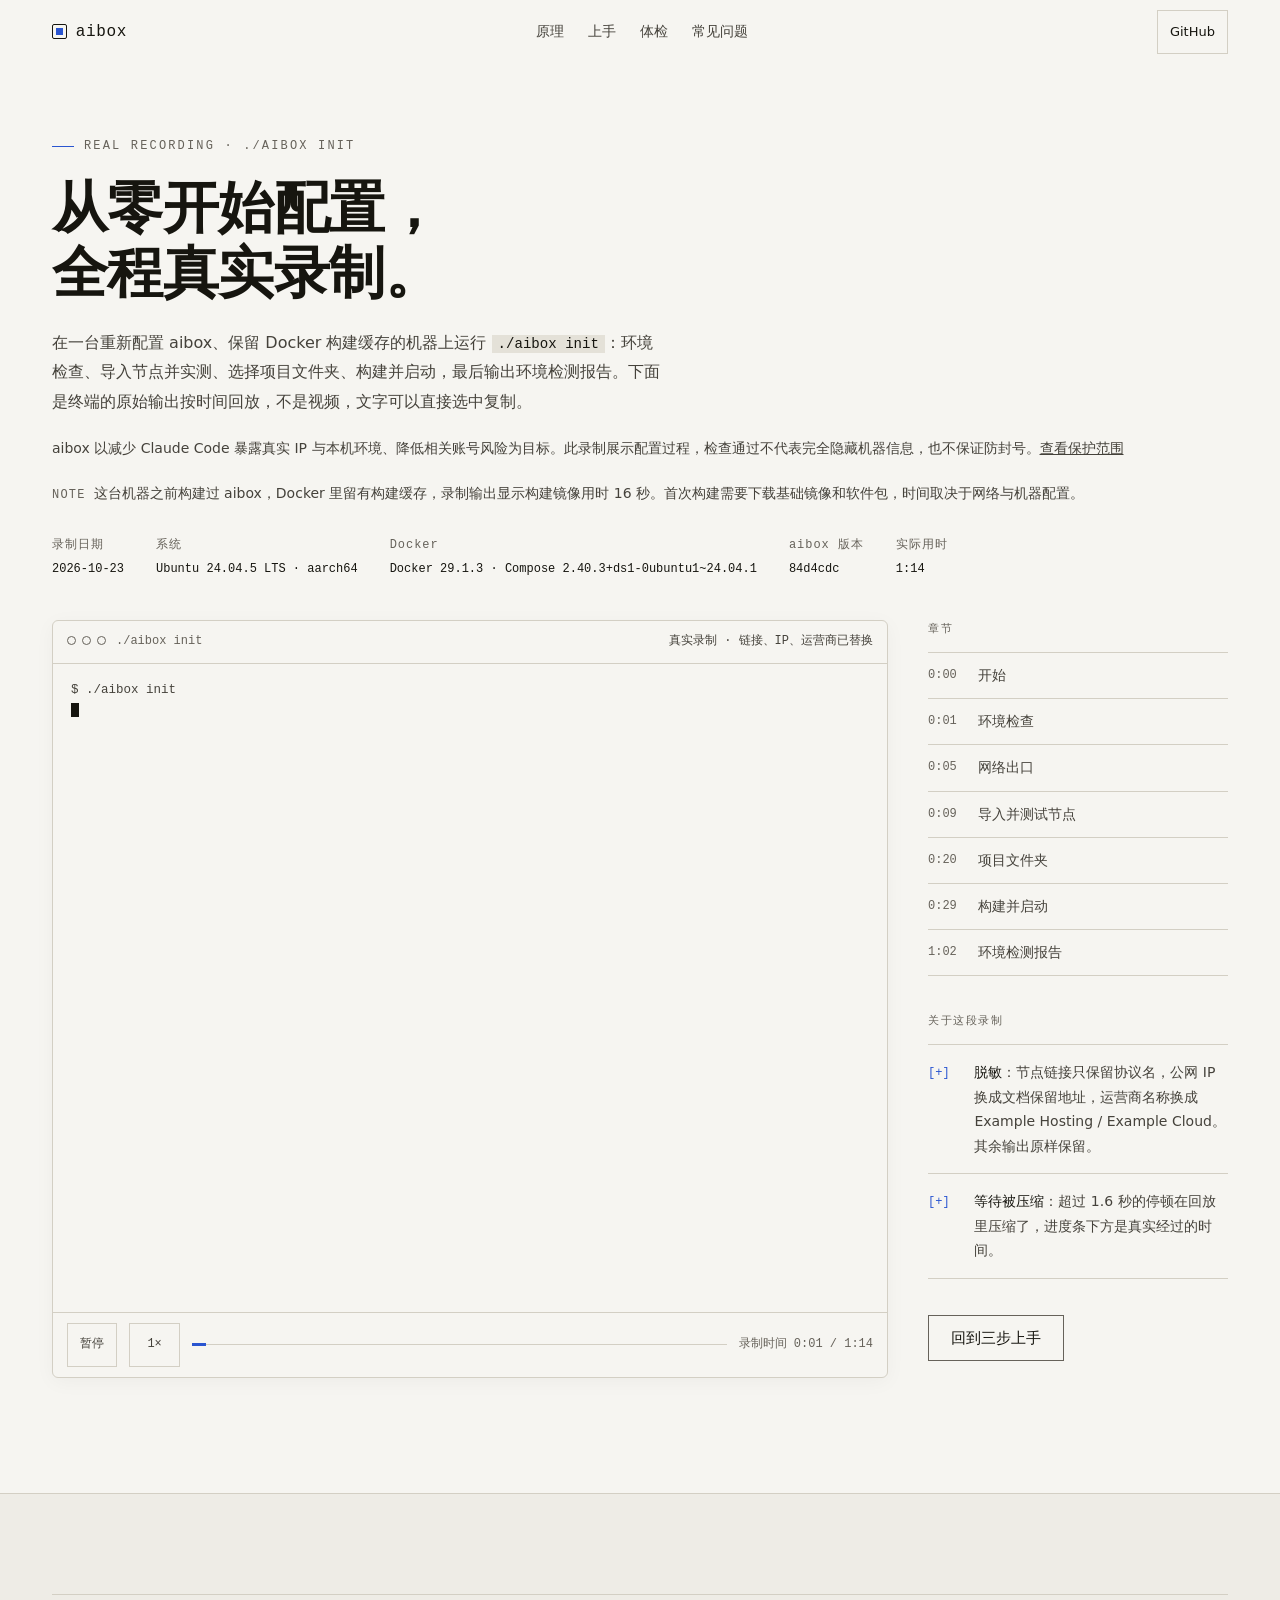
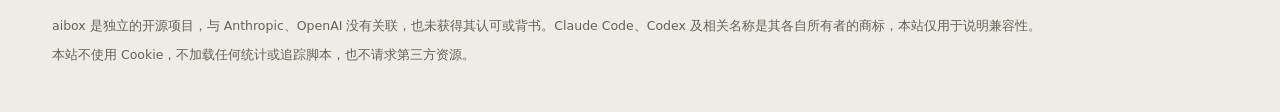
<file: init/index.html>
<!doctype html>
<html lang="zh-CN">
<head>
<meta charset="utf-8">
<meta name="viewport" content="width=device-width, initial-scale=1">
<title>aibox init 真实录制</title>
<meta name="description" content="从零开始运行 ./aibox init 的真实终端录制：环境检查、导入节点并实测、选择项目文件夹、构建启动和环境检测报告。链接、IP 和运营商已脱敏。">
<meta name="color-scheme" content="light dark">
<meta name="theme-color" content="#f6f5f1" media="(prefers-color-scheme: light)">
<meta name="theme-color" content="#0a0a09" media="(prefers-color-scheme: dark)">
<link rel="canonical" href="https://usehooo.com/aibox/init/">
<link rel="icon" href="../favicon.svg" type="image/svg+xml">
<meta property="og:type" content="website">
<meta property="og:site_name" content="aibox">
<meta property="og:title" content="aibox init 真实录制">
<meta property="og:description" content="从零开始配置 aibox 的完整终端过程，链接和 IP 已脱敏。">
<meta property="og:url" content="https://usehooo.com/aibox/init/">
<link rel="stylesheet" href="../assets/site.css">
</head>
<body>
<a class="skip" href="#main">跳到正文</a>

<header class="hdr">
  <div class="shell bar">
    <a class="logo" href="../" aria-label="aibox 首页"><i aria-hidden="true"></i>aibox</a>
    <nav class="links" aria-label="页面导航">
      <a href="../#how">原理</a>
      <a href="../#start">上手</a>
      <a href="../#doctor">体检</a>
      <a href="../#faq">常见问题</a>
    </nav>
    <div class="hdr-r">
      <details class="mobile-menu">
        <summary>目录</summary>
        <nav aria-label="移动端页面导航">
      <a href="../#how">原理</a>
      <a href="../#start">上手</a>
      <a href="../#doctor">体检</a>
      <a href="../#faq">常见问题</a>

        </nav>
      </details>

      <a class="hdr-cta" href="https://github.com/seqi781/aibox">GitHub</a>
    </div>
  </div>
</header>

<main id="main">
<section class="sec cast-page" aria-labelledby="cast-title">
  <div class="shell">
    <p class="eyebrow">REAL RECORDING · ./AIBOX INIT</p>
    <h1 class="h2" id="cast-title">从零开始配置，<br>全程真实录制。</h1>
    <p class="lede">在一台重新配置 aibox、保留 Docker 构建缓存的机器上运行 <code>./aibox init</code>：环境检查、导入节点并实测、选择项目文件夹、构建并启动，最后输出环境检测报告。下面是终端的原始输出按时间回放，不是视频，文字可以直接选中复制。</p>
    <p class="note">aibox 以减少 Claude Code 暴露真实 IP 与本机环境、降低相关账号风险为目标。此录制展示配置过程，检查通过不代表完全隐藏机器信息，也不保证防封号。<a href="../#why">查看保护范围</a></p>
    <p class="note"><span class="lbl">NOTE</span>这台机器之前构建过 aibox，Docker 里留有构建缓存，录制输出显示构建镜像用时 16 秒。首次构建需要下载基础镜像和软件包，时间取决于网络与机器配置。</p>

    <dl class="cast-meta">
      <div><dt>录制日期</dt><dd data-cast-meta="recorded">—</dd></div>
      <div><dt>系统</dt><dd data-cast-meta="os">—</dd></div>
      <div><dt>Docker</dt><dd data-cast-meta="docker">—</dd></div>
      <div><dt>aibox 版本</dt><dd data-cast-meta="commit">—</dd></div>
      <div><dt>实际用时</dt><dd data-cast-meta="duration">—</dd></div>
    </dl>

    <div class="cast" data-cast-root>
      <figure class="term cast-term">
        <div class="term-bar"><span><span class="dots" aria-hidden="true"><i></i><i></i><i></i></span>./aibox init</span><span class="tag">真实录制 · 链接、IP、运营商已替换</span></div>
        <div class="cast-view" tabindex="0" aria-label="终端回放">
          <div class="cast-screen" aria-live="off"></div>
          <noscript><p class="cast-nojs">回放需要启用 JavaScript。</p></noscript>
        </div>
        <figcaption class="term-foot cast-ctl">
          <button class="mini" type="button" data-cast="play" aria-label="播放">播放</button>
          <button class="mini" type="button" data-cast="speed" title="播放速度">1×</button>
          <div class="cast-bar" data-cast="bar" role="slider" tabindex="0" aria-label="播放进度" aria-valuemin="0" aria-valuemax="100" aria-valuenow="0"><i data-cast="fill"></i></div>
          <span class="cast-time" data-cast="time">录制时间 0:00</span>
        </figcaption>
      </figure>

      <aside class="cast-side">
        <h2>章节</h2>
        <ol class="cast-chapters" data-cast="chapters"></ol>
        <h2>关于这段录制</h2>
        <ul class="ticks">
          <li><span><b>脱敏</b>：节点链接只保留协议名，公网 IP 换成文档保留地址，运营商名称换成 Example Hosting / Example Cloud。其余输出原样保留。</span></li>
          <li><span><b>等待被压缩</b>：超过 1.6 秒的停顿在回放里压缩了，进度条下方是真实经过的时间。</span></li>
        </ul>
        <p class="cast-back"><a class="btn g" href="../#start">回到三步上手</a></p>
      </aside>
    </div>
  </div>
</section>
</main>

<footer class="foot">
  <div class="shell">
    <div class="legal">
      <p>aibox 是独立的开源项目，与 Anthropic、OpenAI 没有关联，也未获得其认可或背书。Claude Code、Codex 及相关名称是其各自所有者的商标，本站仅用于说明兼容性。</p>
      <p>本站不使用 Cookie，不加载任何统计或追踪脚本，也不请求第三方资源。</p>
    </div>
  </div>
</footer>

<script src="cast.js"></script>
<script src="../assets/site.js"></script>
<script src="../assets/cast-player.js"></script>
</body>
</html>
</file>
<file: assets/site.css>
/* aibox 宣传站样式。风格沿用“隐域设计规范”：直角、1px 细线、等宽标签、单一强调色。
   颜色只在 :root 里定义，深色/浅色跟随系统。 */

:root {
  color-scheme: light;
  --bg: #f6f5f1;
  --bg2: #eeece6;
  --bg3: #e4e1d8;
  --line: #d3cfc4;
  --tx: #16150f;
  --tx2: #45423b;
  --mut: #66625a;
  --acc: #2a55d0;
  --on-acc: #fff;
  --on-warn: #fff;
  --warn: #8f5300;
  --bad: #b0352a;
  --hdr-bg: rgba(246, 245, 241, .9);

  --font-serif: "Noto Serif SC", "Source Han Serif SC", "Songti SC", "STSong", "SimSun", serif;
  --font-sans: "Noto Sans SC", "Source Han Sans SC", "PingFang SC", "Microsoft YaHei", system-ui, -apple-system, "Segoe UI", sans-serif;
  --font-mono: "Geist Mono", ui-monospace, "SFMono-Regular", "JetBrains Mono", Menlo, Consolas, monospace;

  --shell: 1240px;
  --header: 64px;
  --gutter: 16px;
  --sec-pad: clamp(72px, 9vw, 120px);
  --hover: 200ms;
}

@media (prefers-color-scheme: dark) {
  :root {
    color-scheme: dark;
    --bg: #0a0a09;
    --bg2: #0f0f0d;
    --bg3: #16160f;
    --line: #2a2925;
    --tx: #ece9e1;
    --tx2: #aaa69c;
    --mut: #8a867d;
    --acc: #7b9dff;
    --on-acc: #101727;
    --on-warn: #201600;
    --warn: #e5a84b;
    --bad: #e8776b;
    --hdr-bg: rgba(10, 10, 9, .88);
  }
}

/* ---------- 基础 ---------- */
*, *::before, *::after { box-sizing: border-box; }
html { scroll-padding-top: var(--header); -webkit-text-size-adjust: 100%; }
body {
  margin: 0;
  background: var(--bg);
  color: var(--tx);
  font-family: var(--font-sans);
  font-size: 15px;
  line-height: 1.8;
  overflow-x: hidden;
}
a { color: inherit; }
img, svg { max-width: 100%; }
[hidden] { display: none !important; }
button { font: inherit; color: inherit; }
code, kbd, pre { font-family: var(--font-mono); }
:focus-visible { outline: 2px solid var(--acc); outline-offset: 3px; }
::selection { background: var(--acc); color: var(--bg); }
.a { color: var(--acc); }
.d { color: var(--mut); }
.w { color: var(--tx); }
.wr { color: var(--warn); }
.visually-hidden {
  position: absolute !important; width: 1px; height: 1px; overflow: hidden;
  clip: rect(0 0 0 0); white-space: nowrap; margin: -1px; padding: 0; border: 0;
}
.skip {
  position: absolute; left: 16px; top: -60px; z-index: 100;
  background: var(--tx); color: var(--bg); padding: 10px 14px; text-decoration: none;
}
.skip:focus { top: 12px; }

.shell {
  max-width: var(--shell);
  margin: 0 auto;
  padding-left: max(var(--gutter), env(safe-area-inset-left, 0px));
  padding-right: max(var(--gutter), env(safe-area-inset-right, 0px));
}
@media (min-width: 720px) { :root { --gutter: 32px; } }

/* ---------- 顶栏 ---------- */
.hdr {
  position: fixed; inset: 0 0 auto 0; z-index: 50;
  border-bottom: 1px solid transparent;
  transition: background 300ms, border-color 300ms;
}
.hdr.solid {
  background: var(--hdr-bg);
  backdrop-filter: blur(10px); -webkit-backdrop-filter: blur(10px);
  border-bottom-color: var(--line);
}
.hdr .bar { height: var(--header); display: flex; align-items: center; justify-content: space-between; gap: 20px; }
.logo { display: inline-flex; align-items: center; gap: .55em; font-family: var(--font-mono); font-weight: 500; letter-spacing: .04em; text-decoration: none; font-size: 16px; }
.logo i { width: 15px; height: 15px; border: 1.5px solid currentColor; border-radius: 2px; position: relative; display: inline-block; }
.logo i::after { content: ""; position: absolute; inset: 3px; background: var(--acc); }
.links { display: flex; gap: 24px; font-size: 14px; }
.links a { text-decoration: none; color: var(--tx2); transition: color var(--hover); }
.links a:hover { color: var(--tx); }
.hdr-r { display: flex; align-items: center; gap: 10px; }
.hdr-cta, .lang { font-size: 13px; text-decoration: none; border: 1px solid var(--line); padding: 7px 12px; transition: border-color var(--hover); white-space: nowrap; }
.lang { font-family: var(--font-mono); color: var(--tx2); }
.hdr-cta:hover, .lang:hover { border-color: var(--tx); color: var(--tx); }
@media (max-width: 980px) { .links { display: none; } }

/* ---------- 版块骨架 ---------- */
.sec { border-top: 1px solid var(--line); padding: var(--sec-pad) 0; }
.sec.alt { background: var(--bg2); }
.eyebrow {
  font-family: var(--font-mono); font-size: 12px; letter-spacing: .18em; color: var(--mut);
  margin: 0; display: flex; align-items: center; gap: 10px; text-transform: uppercase;
}
.eyebrow::before { content: ""; width: 22px; height: 1px; background: var(--acc); flex: none; }
.h2 {
  font-family: var(--font-serif); font-weight: 900;
  font-size: clamp(30px, 4.4vw, 56px); line-height: 1.16; letter-spacing: -.01em;
  margin: 18px 0 0; text-wrap: balance;
}
.lede { color: var(--tx2); font-size: 16px; line-height: 1.85; max-width: 38em; margin: 22px 0 0; }
.sec-body { margin-top: clamp(40px, 5vw, 64px); }
.lede code, .ticks code, .feats code, .faq code, .note code, .steps code, .cmp code {
  font-size: .88em; color: var(--tx); background: var(--bg3); padding: 1px 6px; overflow-wrap: anywhere;
}

/* ---------- 按钮 ---------- */
.btns { display: flex; gap: 12px; flex-wrap: wrap; }
.btn {
  font-size: 15px; text-decoration: none; padding: 13px 22px; border: 1px solid var(--tx);
  background: transparent; display: inline-block; cursor: pointer; line-height: 1.2;
  transition: background var(--hover), color var(--hover), border-color var(--hover);
}
.btn.p { background: var(--tx); color: var(--bg); font-weight: 700; }
.btn.p:hover { background: transparent; color: var(--tx); }
.btn.g { border-color: var(--mut); }
.btn.g:hover { border-color: var(--tx); }
.mini {
  font-family: var(--font-mono); font-size: 12px; border: 1px solid var(--line); background: transparent;
  padding: 6px 11px; cursor: pointer; color: var(--tx2); transition: border-color var(--hover), color var(--hover);
}
.mini:hover { border-color: var(--tx); color: var(--tx); }

/* ---------- 首屏 ---------- */
.hero { padding: calc(var(--header) + clamp(40px, 6vw, 88px)) 0 clamp(48px, 6vw, 96px); }
.hero-grid {
  display: grid;
  grid-template-columns: minmax(0, 1.15fr) minmax(0, 0.95fr);
  gap: clamp(32px, 4vw, 56px);
  align-items: center;
}
.hero h1 {
  font-family: var(--font-serif); font-weight: 900;
  font-size: clamp(26px, 2.85vw, 44px); line-height: 1.25; letter-spacing: -.02em;
  margin: 18px 0 0;
  word-break: keep-all;
}
.hero .sub { color: var(--tx2); font-size: 16px; line-height: 1.8; max-width: 32em; margin: 22px 0 30px; }
.hero .sub b { color: var(--tx); font-weight: 500; }
.hero-meta { list-style: none; margin: 26px 0 0; padding: 0; display: flex; flex-wrap: wrap; gap: 8px 22px; font-family: var(--font-mono); font-size: 12px; color: var(--mut); }
.hero-meta li::before { content: "● "; color: var(--acc); }
@media (max-width: 980px) {
  .hero-grid { grid-template-columns: minmax(0, 1fr); gap: 36px; }
  .hero h1 { font-size: clamp(28px, 4.5vw, 40px); }
}

/* 终端窗口 */
.term { border: 1px solid var(--line); background: var(--bg); min-width: 0; border-radius: 6px; overflow: hidden; box-shadow: 0 4px 20px rgba(0,0,0,0.04); }
.sec.alt .term { background: var(--bg); }
.term-bar {
  display: flex; justify-content: space-between; align-items: center; gap: 8px 12px; flex-wrap: wrap;
  padding: 10px 14px; border-bottom: 1px solid var(--line);
  font-family: var(--font-mono); font-size: 12px; color: var(--mut);
}
.term-bar .dots { display: inline-flex; gap: 6px; margin-right: 10px; vertical-align: -1px; }
.term-bar .dots i { width: 9px; height: 9px; border: 1px solid var(--mut); display: inline-block; border-radius: 50%; }
.term-bar .tag { color: var(--tx2); }
.term pre {
  margin: 0; padding: 16px 18px 18px; font-size: 12px; line-height: 1.7; color: var(--tx2);
  overflow-x: auto; white-space: pre; tab-size: 4; font-variant-numeric: tabular-nums;
}
.hero .term pre { min-height: 15.5em; }
.term .ps { color: var(--acc); user-select: none; }
.term .cm { color: var(--tx); }
.term .ok { color: var(--acc); }
.term .er { color: var(--bad); }
.term .hd { color: var(--tx); font-weight: 500; }
.term .caret { display: inline-block; width: .6em; height: 1.1em; background: var(--tx); vertical-align: -.2em; animation: blink 1s steps(1) infinite; }
@keyframes blink { 50% { opacity: 0; } }
.term-foot { border-top: 1px solid var(--line); padding: 10px 14px; font-family: var(--font-mono); font-size: 12px; color: var(--mut); display: flex; justify-content: space-between; gap: 12px; flex-wrap: wrap; align-items: center; }

/* ---------- 功能网格 ---------- */
.feats { display: grid; grid-template-columns: repeat(3, minmax(0, 1fr)); gap: 56px 40px; }
.feats article { border-top: 1px solid var(--line); padding-top: 22px; min-width: 0; }
.feats .q { font-family: var(--font-mono); font-size: 12px; color: var(--mut); letter-spacing: .08em; margin: 0 0 14px; }
.feats .worry { color: var(--tx2); font-size: 14px; line-height: 1.75; margin: 0 0 18px; display: grid; grid-template-columns: 2.6em minmax(0, 1fr); gap: 4px; }
.feats .worry::before { content: "[?]"; font-family: var(--font-mono); font-size: 12px; color: var(--warn); padding-top: 2px; }
.feats h3 { font-size: 19px; margin: 0 0 10px; font-weight: 700; line-height: 1.5; }
.feats p { color: var(--tx2); font-size: 15px; line-height: 1.8; margin: 0; }
@media (max-width: 1000px) { .feats { grid-template-columns: repeat(2, minmax(0, 1fr)); } }
@media (max-width: 640px) { .feats { grid-template-columns: minmax(0, 1fr); gap: 40px; } }

/* ---------- 架构图 ---------- */
.diagram { border: 1px solid var(--line); background: var(--bg); }
.diagram-scroll { overflow-x: auto; padding: 20px; }
.diagram svg { display: block; width: 100%; min-width: 760px; height: auto; font-family: var(--font-mono); }
.diagram figcaption { border-top: 1px solid var(--line); padding: 12px 16px; font-family: var(--font-mono); font-size: 12px; color: var(--mut); }
.diagram .hint { display: none; }
@media (max-width: 800px) { .diagram .hint { display: inline; } }
svg .box { fill: none; stroke: var(--line); stroke-width: 1; }
svg .box-s { fill: var(--bg2); stroke: var(--mut); stroke-width: 1; }
svg .box-a { fill: var(--bg2); stroke: var(--acc); stroke-width: 1; }
svg .box-w { fill: none; stroke: var(--warn); stroke-width: 1; stroke-dasharray: 4 3; }
svg .t { fill: var(--tx2); font-size: 13px; }
svg .t-h { fill: var(--tx); font-size: 14px; font-weight: 500; }
svg .t-m { fill: var(--mut); font-size: 11.5px; letter-spacing: .08em; }
svg .t-a { fill: var(--acc); font-size: 13px; }
svg .t-w { fill: var(--warn); font-size: 12.5px; }
svg .ln-a { stroke: var(--acc); stroke-width: 1.5; fill: none; }
svg .ln-w { stroke: var(--warn); stroke-width: 1.25; fill: none; stroke-dasharray: 5 4; }
svg .ln-m { stroke: var(--mut); stroke-width: 1; fill: none; }
svg .ar-a { fill: var(--acc); }
svg .ar-m { fill: var(--mut); }
svg .x { stroke: var(--warn); stroke-width: 2; }

.two { display: grid; grid-template-columns: minmax(0, 1.5fr) minmax(0, 1fr); gap: 48px; align-items: start; }
.two.even { grid-template-columns: minmax(0, 1fr) minmax(0, 1fr); }
@media (max-width: 900px) { .two, .two.even { grid-template-columns: minmax(0, 1fr); } }
.below { margin-top: 48px; }

/* ---------- 列表 ---------- */
.ticks { list-style: none; margin: 0; padding: 0; border-top: 1px solid var(--line); }
.ticks li { padding: 15px 0; border-bottom: 1px solid var(--line); display: grid; grid-template-columns: 2.6em minmax(0, 1fr); gap: 10px; font-size: 15px; line-height: 1.75; color: var(--tx2); }
.ticks li::before { content: "[+]"; font-family: var(--font-mono); font-size: 12px; color: var(--acc); padding-top: 3px; }
.ticks li.no::before { content: "[x]"; color: var(--warn); }
.ticks li.dash::before { content: "[-]"; color: var(--mut); }
.ticks b { color: var(--tx); font-weight: 500; }
.ticks.cols { display: grid; grid-template-columns: repeat(2, minmax(0, 1fr)); column-gap: 40px; border-top: 0; }
.ticks.cols li:nth-child(-n+2) { border-top: 1px solid var(--line); }
@media (max-width: 760px) { .ticks.cols { grid-template-columns: minmax(0, 1fr); } .ticks.cols li:nth-child(2) { border-top: 0; } }

.note { font-size: 14px; color: var(--tx2); line-height: 1.8; margin: 20px 0 0; }
.note .lbl { font-family: var(--font-mono); font-size: 12px; color: var(--mut); letter-spacing: .1em; margin-right: 8px; }

/* ---------- 代码块 ---------- */
.code { border: 1px solid var(--line); background: var(--bg); min-width: 0; }
.code-bar { display: flex; justify-content: space-between; align-items: center; gap: 12px; padding: 8px 8px 8px 14px; border-bottom: 1px solid var(--line); font-family: var(--font-mono); font-size: 12px; color: var(--mut); }
.code pre { margin: 0; padding: 16px 18px; font-size: 13px; line-height: 1.8; color: var(--tx); overflow-x: auto; white-space: pre; }
.code .c { color: var(--mut); }
.code .s { color: var(--tx2); }
.copy[data-done] { color: var(--acc); border-color: var(--acc); }

/* 单行命令：命令在左，复制按钮在右 */
.cli { display: flex; align-items: stretch; border: 1px solid var(--line); background: var(--bg); min-width: 0; }
.cli pre { flex: 1; min-width: 0; margin: 0; padding: 11px 14px; font-size: 13px; line-height: 1.7; color: var(--tx); overflow-x: auto; white-space: pre; }
.cli pre::before { content: "$ "; color: var(--acc); user-select: none; }
.cli .copy { border: 0; border-left: 1px solid var(--line); background: transparent; color: var(--tx2); font-family: var(--font-mono); font-size: 12px; padding: 0 14px; cursor: pointer; white-space: nowrap; transition: background var(--hover), color var(--hover); }
.cli .copy:hover { background: var(--bg3); color: var(--tx); }

/* ---------- 对比表 ---------- */
.tbl-wrap { overflow-x: auto; border: 1px solid var(--line); background: var(--bg); }
table.cmp { width: 100%; border-collapse: collapse; min-width: 640px; font-size: 14.5px; line-height: 1.7; }
.cmp caption { text-align: left; padding: 12px 16px; font-family: var(--font-mono); font-size: 12px; color: var(--mut); border-bottom: 1px solid var(--line); }
.cmp th, .cmp td { text-align: left; vertical-align: top; padding: 16px; border-bottom: 1px solid var(--line); }
.cmp thead th { font-family: var(--font-mono); font-weight: 400; font-size: 12px; letter-spacing: .1em; color: var(--mut); }
.cmp tbody th { font-weight: 500; color: var(--tx); width: 18%; white-space: nowrap; }
.cmp td { color: var(--tx2); width: 41%; }
.cmp td.us { color: var(--tx); }
.cmp tr:last-child th, .cmp tr:last-child td { border-bottom: 0; }

/* ---------- 步骤 ---------- */
.steps { list-style: none; margin: 0; padding: 0; display: grid; gap: 34px; counter-reset: st; }
.steps > li > div, .os-row > * { min-width: 0; }
.steps > li { display: grid; grid-template-columns: 2.4em minmax(0, 1fr); gap: 12px; }
.steps .n { font-family: var(--font-mono); font-size: 12px; color: var(--acc); padding-top: 4px; }
.steps h3 { margin: 0 0 6px; font-size: 18px; line-height: 1.5; }
.steps p { margin: 0 0 14px; color: var(--tx2); font-size: 15px; line-height: 1.8; }
.os { display: grid; gap: 10px; }
.os-row { display: grid; grid-template-columns: 5.5em minmax(0, 1fr); gap: 10px; align-items: start; }
.os-row > span { font-family: var(--font-mono); font-size: 12px; color: var(--mut); padding-top: 12px; }

/* ---------- 体检 ---------- */
.checks { list-style: none; margin: 0; padding: 0; border-top: 1px solid var(--line); }
.checks li { display: grid; grid-template-columns: 7.5em minmax(0, 1fr); gap: 14px; padding: 14px 0; border-bottom: 1px solid var(--line); font-size: 14.5px; line-height: 1.7; color: var(--tx2); }
.checks li > span { font-family: var(--font-mono); font-size: 12px; color: var(--tx); padding-top: 2px; }
.checks li.full > span::after { content: " --full"; color: var(--acc); }

/* ---------- FAQ ---------- */
.faq { border-top: 1px solid var(--line); max-width: 52em; }
.faq details { border-bottom: 1px solid var(--line); }
.faq summary { list-style: none; cursor: pointer; padding: 22px 0; display: grid; grid-template-columns: minmax(0, 1fr) auto; gap: 20px; font-size: 17px; font-weight: 500; line-height: 1.6; }
.faq summary::-webkit-details-marker { display: none; }
.faq summary::after { content: "[+]"; font-family: var(--font-mono); font-size: 13px; color: var(--mut); padding-top: 3px; }
.faq details[open] summary::after { content: "[-]"; color: var(--acc); }
.faq .ans { padding: 0 0 24px; color: var(--tx2); font-size: 15px; line-height: 1.85; }
.faq .ans p { margin: 0 0 12px; }
.faq .ans p:last-child { margin-bottom: 0; }

/* ---------- 页脚 ---------- */
.foot { border-top: 1px solid var(--line); background: var(--bg2); padding: 56px 0 40px; font-size: 14px; color: var(--tx2); }
.foot-grid { display: grid; grid-template-columns: minmax(0, 1.4fr) repeat(2, minmax(0, 1fr)); gap: 40px; }
.foot h2 { font-family: var(--font-mono); font-size: 11px; letter-spacing: .14em; font-weight: 400; color: var(--mut); margin: 0 0 14px; text-transform: uppercase; }
.foot ul { list-style: none; margin: 0; padding: 0; display: grid; gap: 8px; }
.foot a { text-decoration: none; color: var(--tx2); transition: color var(--hover); }
.foot a:hover { color: var(--tx); text-decoration: underline; }
.foot .legal { margin-top: 44px; padding-top: 20px; border-top: 1px solid var(--line); font-size: 12.5px; line-height: 1.8; color: var(--mut); }
.foot .legal p { margin: 0 0 6px; }
@media (max-width: 760px) { .foot-grid { grid-template-columns: minmax(0, 1fr); gap: 28px; } }

/* ---------- 动效开关 ---------- */
@media (prefers-reduced-motion: reduce) {
  *, *::before, *::after { animation: none !important; transition: none !important; scroll-behavior: auto !important; }
}
.checks.cmds li { grid-template-columns: 9.5em minmax(0, 1fr); }
.checks.cmds code { font-size: 12.5px; color: var(--tx); }

/* 窄屏：对比表每行竖排，终端面板自动换行 */
@media (max-width: 640px) {
  table.cmp { min-width: 0; }
  .cmp thead { position: absolute; width: 1px; height: 1px; overflow: hidden; clip: rect(0 0 0 0); }
  .cmp tr { display: block; border-bottom: 1px solid var(--line); padding: 6px 0 10px; }
  .cmp tr:last-child { border-bottom: 0; }
  .cmp th, .cmp td { display: block; width: auto; border: 0; padding: 8px 16px; white-space: normal; }
  .cmp td::before { content: attr(data-label); display: block; font-family: var(--font-mono); font-size: 11px; letter-spacing: .1em; color: var(--mut); }
  .term pre { white-space: pre-wrap; overflow-wrap: anywhere; }
}
html[lang="en"] .hero h1 { font-size: clamp(32px, 3.4vw, 50px); }

/* ---------- 终端录制回放（init/） ---------- */
.cast-page { border-top: 0; padding-top: calc(var(--header) + clamp(40px, 6vw, 72px)); }
.cast-meta { display: flex; flex-wrap: wrap; gap: 10px 32px; margin: 28px 0 0; font-family: var(--font-mono); font-size: 12px; }
.cast-meta div { min-width: 0; }
.cast-meta dt { color: var(--mut); letter-spacing: .08em; }
.cast-meta dd { margin: 2px 0 0; color: var(--tx); }
.cast { display: grid; grid-template-columns: minmax(0, 1fr) 300px; gap: 40px; margin-top: 40px; align-items: start; }
@media (max-width: 1100px) { .cast { grid-template-columns: minmax(0, 1fr); } }
.cast-term { margin: 0; }
.cast-view { height: min(660px, 72vh); overflow: auto; padding: 16px 18px; background: var(--bg); overscroll-behavior: contain; }
.cast-view:focus-visible { outline: 1px solid var(--acc); outline-offset: -1px; }
.cast-screen { font-family: var(--font-mono); font-size: 12.5px; line-height: 1.6; color: var(--tx2); white-space: pre; width: max-content; min-width: 100%; font-variant-numeric: tabular-nums; }
.cast-screen .ln { min-height: 1.6em; }
.cast-screen .cur { background: var(--tx); color: var(--bg); }
.cast.playing .cast-screen .cur { animation: blink 1s steps(1) infinite; }
.cast-nojs { margin: 0; color: var(--mut); font-family: var(--font-mono); font-size: 12.5px; }
.cast-ctl { justify-content: flex-start; flex-wrap: nowrap; }
.cast-ctl .mini { flex: none; min-width: 4.2em; }
.cast-bar { flex: 1 1 auto; min-width: 60px; height: 18px; position: relative; cursor: pointer; }
.cast-bar::before { content: ""; position: absolute; left: 0; right: 0; top: 8px; height: 1px; background: var(--line); }
.cast-bar i { position: absolute; left: 0; top: 7px; height: 3px; background: var(--acc); width: 0; }
.cast-bar:focus-visible { outline: 1px solid var(--acc); outline-offset: 2px; }
.cast-time { flex: none; white-space: nowrap; }
@media (max-width: 560px) { .cast-ctl { flex-wrap: wrap; } .cast-bar { flex-basis: 100%; order: 3; } }
.cast-side h2 { font-family: var(--font-mono); font-size: 11px; letter-spacing: .14em; font-weight: 400; color: var(--mut); margin: 0 0 12px; text-transform: uppercase; }
.cast-side h2 + * { margin-bottom: 36px; }
.cast-chapters { list-style: none; margin: 0; padding: 0; border-top: 1px solid var(--line); }
.cast-chapters li { border-bottom: 1px solid var(--line); }
.cast-chapters button { all: unset; box-sizing: border-box; display: grid; grid-template-columns: 3.6em minmax(0, 1fr); width: 100%; padding: 10px 0; cursor: pointer; font-size: 14px; color: var(--tx2); transition: color var(--hover); }
.cast-chapters button span { font-family: var(--font-mono); font-size: 12px; color: var(--mut); padding-top: 2px; }
.cast-chapters button:hover { color: var(--tx); }
.cast-chapters button:focus-visible { outline: 1px solid var(--acc); outline-offset: 2px; }
.cast-side .ticks li { font-size: 14px; }
.cast-back { margin: 0; }

/* ANSI 颜色：映射到站点色板，深浅两种主题都可读 */
.a-f0, .a-f8 { color: var(--mut); }
.a-f1, .a-f9 { color: var(--bad); }
.a-f2, .a-f10 { color: var(--acc); }
.a-f3, .a-f11 { color: var(--warn); }
.a-f4, .a-f12, .a-f6, .a-f14 { color: var(--acc); }
.a-f5, .a-f13 { color: var(--tx2); }
.a-f7, .a-f15 { color: var(--tx); }
.a-g0, .a-g8 { background: var(--bg3); }
.a-g1, .a-g9 { background: var(--bad); color: var(--bg); }
.a-g2, .a-g10, .a-g4, .a-g12, .a-g6, .a-g14 { background: var(--acc); color: var(--bg); }
.a-g3, .a-g11 { background: var(--warn); color: var(--bg); }
.a-g5, .a-g13, .a-g7, .a-g15 { background: var(--bg3); }
.a-b { font-weight: 700; color: var(--tx); }
.a-b.a-f1, .a-b.a-f9 { color: var(--bad); }
.a-b.a-f2, .a-b.a-f10, .a-b.a-f4, .a-b.a-f6 { color: var(--acc); }
.a-b.a-f3, .a-b.a-f11 { color: var(--warn); }
.a-d { color: var(--mut); }
.a-i { font-style: italic; }
.a-u { text-decoration: underline; }

/* 首页“上手”里指向录制页的链接 */
.rec-link { display: inline-flex; gap: 10px; align-items: baseline; margin-top: 14px; font-family: var(--font-mono); font-size: 12.5px; color: var(--acc); text-decoration: none; border-bottom: 1px solid transparent; transition: border-color var(--hover); }
.rec-link:hover { border-bottom-color: var(--acc); }
.sub-h { font-size: 17px; font-weight: 700; margin: 36px 0 0; padding-top: 22px; border-top: 1px solid var(--line); }
.sub-h + .note { margin-top: 10px; }
.term .pa { color: var(--warn); user-select: none; }

/* ---------- 导航高亮与补充 ---------- */
.links a.active { color: var(--tx); font-weight: 700; border-bottom: 2px solid var(--acc); padding-bottom: 2px; }

/* ---------- 商业双线套餐与服务卡片 ---------- */
.pricing-grid {
  display: grid;
  grid-template-columns: repeat(4, minmax(0, 1fr));
  gap: 20px;
  align-items: stretch;
}
@media (max-width: 1100px) {
  .pricing-grid { grid-template-columns: repeat(2, minmax(0, 1fr)); }
}
@media (max-width: 640px) {
  .pricing-grid { grid-template-columns: minmax(0, 1fr); }
}

.price-card {
  border: 1px solid var(--line);
  background: var(--bg);
  padding: 24px;
  display: flex;
  flex-direction: column;
  justify-content: space-between;
  position: relative;
  transition: border-color var(--hover), transform var(--hover);
}
.price-card:hover {
  border-color: var(--acc);
}
.price-card.featured {
  border-color: var(--acc);
  box-shadow: 0 0 0 1px var(--acc);
  background: var(--bg2);
}
.card-badge {
  position: absolute;
  top: -10px;
  right: 18px;
  font-family: var(--font-mono);
  font-size: 11px;
  background: var(--acc);
  color: var(--on-acc);
  padding: 2px 8px;
  letter-spacing: .06em;
  font-weight: 600;
  text-transform: uppercase;
}
.card-tag {
  font-family: var(--font-mono);
  font-size: 11px;
  color: var(--mut);
  letter-spacing: .1em;
  margin: 0 0 8px;
  text-transform: uppercase;
}
.card-name {
  font-size: 19px;
  font-weight: 700;
  margin: 0 0 12px;
  color: var(--tx);
}
.price-box {
  margin: 12px 0 16px;
  display: flex;
  align-items: baseline;
  gap: 6px;
}
.price-num {
  font-family: var(--font-mono);
  font-size: 32px;
  font-weight: 700;
  color: var(--tx);
  letter-spacing: -.02em;
}
.price-unit {
  font-size: 13px;
  color: var(--mut);
}
.price-orig {
  font-size: 12px;
  color: var(--mut);
  text-decoration: line-through;
  margin-left: 4px;
}
.card-desc {
  font-size: 13.5px;
  line-height: 1.6;
  color: var(--tx2);
  margin: 0 0 18px;
  min-height: 44px;
}
.card-items {
  list-style: none;
  padding: 0;
  margin: 0 0 24px;
  border-top: 1px dashed var(--line);
  padding-top: 14px;
}
.card-items li {
  font-size: 13px;
  color: var(--tx2);
  line-height: 1.6;
  margin-bottom: 8px;
  display: flex;
  align-items: baseline;
  gap: 8px;
}
.card-items li::before {
  content: "✔";
  color: var(--acc);
  font-size: 11px;
  flex: none;
}
.card-btn {
  display: inline-flex;
  justify-content: center;
  align-items: center;
  width: 100%;
  padding: 10px 16px;
  font-size: 14px;
  font-weight: 500;
  text-decoration: none;
  border: 1px solid var(--tx);
  color: var(--tx);
  background: transparent;
  transition: all var(--hover);
  cursor: pointer;
}
.card-btn:hover {
  background: var(--tx);
  color: var(--bg);
}
.card-btn.primary {
  background: var(--acc);
  border-color: var(--acc);
  color: var(--on-acc);
}
.card-btn.primary:hover {
  opacity: .9;
  background: var(--acc);
  color: var(--on-acc);
}

/* ---------- 上下合并卡片（额外增值服务） ---------- */
.merged-card {
  padding: 22px;
  border: 1px solid var(--line);
  background: var(--bg2);
  display: flex;
  flex-direction: column;
  justify-content: space-between;
}
.merged-half {
  padding: 4px 0;
}
.merged-half.half-top {
  margin-bottom: 8px;
}
.merged-divider {
  border: 0;
  border-top: 1px dashed var(--line);
  margin: 12px 0 14px;
  position: relative;
}
.merged-divider::after {
  content: "＋ 增值保障搭配";
  white-space: nowrap;
  position: absolute;
  top: -9px;
  left: 50%;
  transform: translateX(-50%);
  background: var(--bg2);
  padding: 0 8px;
  font-family: var(--font-mono);
  font-size: 11px;
  color: var(--mut);
}
.half-badge-title {
  display: flex;
  align-items: center;
  justify-content: space-between;
  margin-bottom: 6px;
}
.half-badge-title h3 {
  font-size: 16px;
  font-weight: 700;
  margin: 0;
  color: var(--tx);
}
.half-badge-title span {
  font-family: var(--font-mono);
  font-size: 11px;
  color: var(--acc);
  background: var(--bg3);
  padding: 2px 6px;
}
.half-price-row {
  display: flex;
  align-items: baseline;
  gap: 6px;
  margin: 4px 0 6px;
}
.half-price-row .num {
  font-family: var(--font-mono);
  font-size: 24px;
  font-weight: 700;
  color: var(--tx);
}
.half-price-row .unit {
  font-size: 12px;
  color: var(--mut);
}
.half-desc {
  font-size: 12.5px;
  color: var(--tx2);
  line-height: 1.5;
  margin: 0;
}

/* ---------- 组合省钱横幅 ---------- */
.bundle-banner {
  margin-top: 32px;
  padding: 18px 24px;
  border: 1px solid var(--line);
  background: var(--bg);
  display: flex;
  flex-wrap: wrap;
  align-items: center;
  justify-content: space-between;
  gap: 16px;
}
.bundle-text {
  font-size: 14px;
  color: var(--tx2);
}
.bundle-text strong {
  color: var(--tx);
}
.bundle-tag {
  background: var(--warn);
  color: var(--on-warn);
  font-size: 11px;
  font-family: var(--font-mono);
  padding: 2px 6px;
  margin-right: 6px;
}

/* ---------- 技术架构亮点列表 ---------- */
.tech-grid {
  display: grid;
  grid-template-columns: repeat(3, minmax(0, 1fr));
  gap: 20px;
  margin-top: 36px;
}
@media (max-width: 980px) {
  .tech-grid { grid-template-columns: minmax(0, 1fr); }
}
.tech-card {
  border: 1px solid var(--line);
  padding: 20px;
  background: var(--bg);
}
.tech-card h3 {
  font-size: 15px;
  font-weight: 700;
  margin: 0 0 8px;
  color: var(--tx);
  display: flex;
  align-items: center;
  gap: 8px;
}
.tech-card p {
  font-size: 13px;
  line-height: 1.6;
  color: var(--tx2);
  margin: 0;
}

/* ---------- 指纹与环境科普卡片 ---------- */
.fp-box {
  margin-top: 36px;
  padding: 22px 26px;
  border-left: 3px solid var(--acc);
  background: var(--bg3);
}
.fp-box h3 {
  font-size: 16px;
  margin: 0 0 8px;
  color: var(--tx);
}
.fp-box p {
  font-size: 13.5px;
  line-height: 1.65;
  color: var(--tx2);
  margin: 0 0 10px;
}
.fp-box p:last-child {
  margin: 0;
}

/* 窄屏保留目录入口；原生 details 在无 JS 时也能使用。 */
.mobile-menu { display: none; }
.mobile-menu summary { list-style: none; cursor: pointer; border: 1px solid var(--line); padding: 8px 12px; font-size: 13px; min-height: 44px; display: flex; align-items: center; }
.mobile-menu summary::-webkit-details-marker { display: none; }
.mobile-menu summary::after { content: "+"; margin-left: 8px; }
.mobile-menu[open] summary::after { content: "−"; }
.mobile-menu nav { position: absolute; top: var(--header); left: 16px; right: 16px; max-height: calc(100dvh - var(--header) - 20px); overflow-y: auto; padding: 8px; border: 1px solid var(--line); background: var(--bg); box-shadow: 0 12px 32px #0002; }
.mobile-menu nav a { display: block; padding: 12px 14px; text-decoration: none; }
.mobile-menu nav a:hover { background: var(--bg3); }
.hdr:has(.mobile-menu[open]) { background: var(--bg); }
.hdr-cta, .lang, .mini { min-height: 44px; display: inline-flex; align-items: center; justify-content: center; }
.price-box, .half-price-row, .half-badge-title { flex-wrap: wrap; gap: 6px 10px; }
.half-badge-title span { white-space: nowrap; }
.card-items li, .half-desc { font-size: 14px; line-height: 1.75; }
.card-desc { font-size: 14px; line-height: 1.75; }
.price-card, .merged-card { min-width: 0; }
.pricing-status { border-left: 3px solid var(--acc); padding: 12px 16px; background: var(--bg2); max-width: 65em; }
.card-btn[aria-disabled="true"] { border-color: var(--line); color: var(--tx2); background: var(--bg3); cursor: default; }
.cast-bar { min-height: 44px; }
.cast-bar::before { top: 21px; }
.cast-bar i { top: 20px; }
@media (max-width: 980px) {
  .mobile-menu { display: block; }
  .hdr .bar { gap: 12px; }
  .hdr-r { gap: 8px; }
  .hdr-r .hdr-cta { display: none; }
}
@media (max-width: 640px) {
  .hero h1 { word-break: normal; text-wrap: balance; }
  .hero .sub { margin-bottom: 24px; }
  .hero .btns { display: grid; grid-template-columns: 1fr 1fr; gap: 10px; }
  .hero .btn { text-align: center; padding: 14px 10px; font-size: 14px; }
  .price-card, .merged-card { padding: 22px; }
  .half-badge-title h3 { font-size: 17px; }
  .bundle-banner { padding: 20px; }
  .cast-meta dd { overflow-wrap: anywhere; }
  .cast-time { white-space: normal; }
}

.pricing-grid { grid-template-columns: repeat(3, minmax(0, 1fr)); }
.pricing-addons { display: grid; grid-template-columns: repeat(2, minmax(0, 1fr)); align-items: start; gap: 20px; }
.card-service-notice { font-size: 12px; line-height: 1.75; color: var(--mut); margin: 16px 0; overflow-wrap: anywhere; }
.card-btn[aria-disabled="true"] { opacity: .6; cursor: default; pointer-events: none; }
@media(max-width: 1000px) { .pricing-grid { grid-template-columns: minmax(0, 1fr); } }
@media(max-width: 640px) { .pricing-addons { grid-template-columns: minmax(0, 1fr); } }

/* Optional subscriptions stay secondary to the three aibox plans. */
.addons-section { margin: 32px 0 20px; }
.addons-title { color: var(--mut); font-size: 13px; font-weight: 500; margin: 0 0 12px; }
.addon-card { min-width: 0; padding: 18px 20px; border: 1px solid var(--line); background: var(--bg); }
.addon-card .card-name { font-size: 16px; margin: 0 0 8px; }
.addon-card .card-desc { font-size: 13px; min-height: 0; margin: 0 0 12px; }
.addon-action { display: flex; align-items: center; justify-content: space-between; gap: 12px; flex-wrap: wrap; }
.addon-card .price-box { margin: 0; gap: 6px; }
.addon-card .price-num { font-size: 23px; }
.addon-card .price-unit { font-size: 12px; }
.addon-card .card-btn { width: auto; min-height: 44px; padding: 8px 16px; font-size: 13px; }
.addon-details { margin-top: 8px; }
.addon-details summary { cursor: pointer; color: var(--mut); font-size: 12px; min-height: 44px; display: flex; align-items: center; gap: 8px; }
.addon-details summary::before { content: "+"; font-size: 16px; }
.addon-details[open] summary::before { content: "−"; }
.addon-details summary::-webkit-details-marker { display: none; }
.addon-details .card-items { margin: 8px 0; padding-top: 12px; }
.addon-details .card-items:empty { display: none; }
.addon-details .card-service-notice { margin: 8px 0 0; }
</file>
